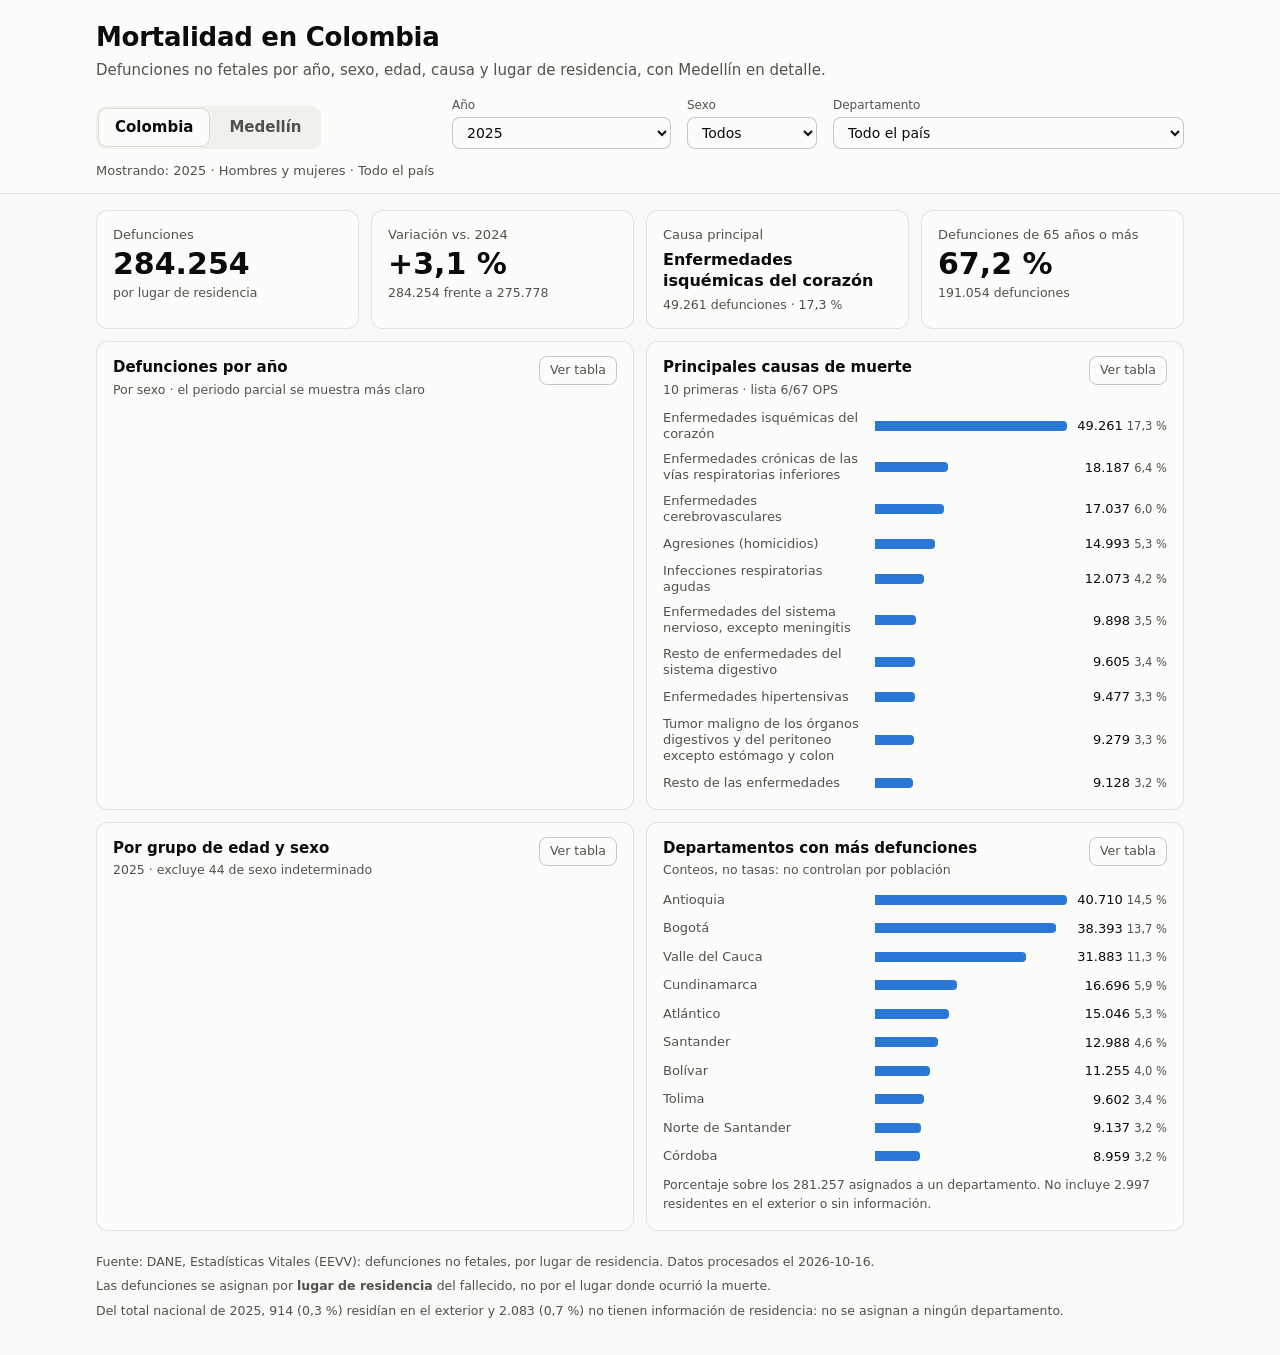
<file: dashboard/index.html>
<!doctype html>
<html lang="es">
<head>
<meta charset="utf-8">
<meta name="viewport" content="width=device-width, initial-scale=1">
<title>Mortalidad en Colombia</title>
<meta name="description" content="Defunciones no fetales en Colombia por año, sexo, edad, causa y departamento de residencia, con detalle de Medellín. Fuente: DANE, Estadísticas Vitales.">
<meta name="theme-color" content="#f9f9f7" media="(prefers-color-scheme: light)">
<meta name="theme-color" content="#0d0d0d" media="(prefers-color-scheme: dark)">
<link rel="icon" href="favicon.svg" type="image/svg+xml">

<!-- Vista previa al compartir el enlace (WhatsApp, LinkedIn, Slack...).
     IMPORTANTE: cambia TU-SITIO por el nombre de tu sitio en Netlify (2 veces en este bloque). -->
<meta property="og:type" content="website">
<meta property="og:locale" content="es_CO">
<meta property="og:title" content="Mortalidad en Colombia: dashboard con datos del DANE">
<meta property="og:description" content="Defunciones no fetales por año, sexo, edad, causa y departamento de residencia, con Medellín en detalle.">
<meta property="og:url" content="https://mortalidad-colombia.netlify.app">
<meta property="og:image" content="https://mortalidad-colombia.netlify.app">
<meta property="og:image:alt" content="Dashboard de mortalidad en Colombia con indicadores y gráficos por año, causa y edad">
<meta name="twitter:card" content="summary_large_image">

<!-- Los datos empiezan a bajar mientras se cargan los scripts. -->
<link rel="preload" href="data/datos.json" as="fetch" crossorigin>
<link rel="stylesheet" href="styles.css">
<!-- leaflet.css y leaflet.js se cargan solo al abrir la pestaña Medellín (ver app.js). -->
</head>
<body class="loading">

<header class="top">
  <div class="wrap">
    <h1>Mortalidad en Colombia</h1>
    <p class="sub">Defunciones no fetales por año, sexo, edad, causa y lugar de residencia, con Medellín en detalle.</p>

    <div class="bar">
      <div class="tabs" role="tablist" aria-label="Vista">
        <button role="tab" id="tab-col" aria-controls="panel-col" aria-selected="true">Colombia</button>
        <button role="tab" id="tab-med" aria-controls="panel-med" aria-selected="false" tabindex="-1">Medellín</button>
      </div>
      <div class="filters">
        <label>Año <select id="f-anio"></select></label>
        <label>Sexo
          <select id="f-sexo">
            <option value="">Todos</option>
            <option value="0">Hombres</option>
            <option value="1">Mujeres</option>
          </select>
        </label>
        <label>Departamento <select id="f-dpto"><option value="">Todo el país</option></select></label>
      </div>
    </div>
    <p class="ctx" id="ctx" aria-live="polite"></p>
  </div>
</header>

<main class="wrap">
  <div id="error" class="note error" role="alert" hidden></div>
  <div id="aviso" class="note" hidden></div>

  <!-- ===================== COLOMBIA ===================== -->
  <section id="panel-col" role="tabpanel" aria-labelledby="tab-col">
    <div class="kpis">
      <div class="kpi"><div class="l">Defunciones</div><div class="v" id="k-total">–</div><div class="s" id="k-total-s"></div></div>
      <div class="kpi"><div class="l" id="k-var-l">Variación anual</div><div class="v" id="k-var">–</div><div class="s" id="k-var-s"></div></div>
      <div class="kpi"><div class="l">Causa principal</div><div class="v text" id="k-causa">–</div><div class="s" id="k-causa-s"></div></div>
      <div class="kpi"><div class="l">Defunciones de 65 años o más</div><div class="v" id="k-65">–</div><div class="s" id="k-65-s"></div></div>
    </div>

    <div class="grid">
      <article class="card" id="card-anual">
        <header><div><h2>Defunciones por año</h2><p class="sub2" id="sub-anual"></p></div><button class="toggle" type="button">Ver tabla</button></header>
        <div class="view-chart"><div class="chart-box"><canvas id="c-anual" role="img" aria-label="Defunciones por año y sexo"></canvas></div></div>
        <div class="view-table" hidden></div>
      </article>

      <article class="card" id="card-causas">
        <header><div><h2>Principales causas de muerte</h2><p class="sub2">10 primeras · lista 6/67 OPS</p></div><button class="toggle" type="button">Ver tabla</button></header>
        <div class="view-chart"><ol class="rank" id="r-causas"></ol></div>
        <div class="view-table" hidden></div>
      </article>

      <article class="card" id="card-edad">
        <header><div><h2>Por grupo de edad y sexo</h2><p class="sub2" id="sub-edad"></p></div><button class="toggle" type="button">Ver tabla</button></header>
        <div class="view-chart"><div class="chart-box"><canvas id="c-edad" role="img" aria-label="Defunciones por grupo de edad y sexo"></canvas></div></div>
        <div class="view-table" hidden></div>
      </article>

      <article class="card" id="card-dptos">
        <header><div><h2>Departamentos con más defunciones</h2><p class="sub2">Conteos, no tasas: no controlan por población</p></div><button class="toggle" type="button">Ver tabla</button></header>
        <div class="view-chart"><ol class="rank" id="r-dptos"></ol><p class="foot" id="foot-dptos"></p></div>
        <div class="view-table" hidden></div>
      </article>
    </div>
  </section>

  <!-- ===================== MEDELLÍN ===================== -->
  <section id="panel-med" role="tabpanel" aria-labelledby="tab-med" hidden>
    <div class="kpis">
      <div class="kpi"><div class="l">Defunciones en Medellín</div><div class="v" id="m-total">–</div><div class="s" id="m-total-s"></div></div>
      <div class="kpi"><div class="l">Tasa bruta por 100.000 hab.</div><div class="v" id="m-tasa">–</div><div class="s" id="m-tasa-s"></div></div>
      <div class="kpi"><div class="l">Población proyectada</div><div class="v" id="m-pob">–</div><div class="s" id="m-pob-s"></div></div>
      <div class="kpi"><div class="l">Densidad media del municipio</div><div class="v" id="m-dens">–</div><div class="s" id="m-dens-s"></div></div>
    </div>

    <div class="grid">
      <article class="card" id="card-m-anual">
        <header><div><h2>Defunciones por año</h2><p class="sub2">Residentes de Medellín</p></div><button class="toggle" type="button">Ver tabla</button></header>
        <div class="view-chart"><div class="chart-box"><canvas id="c-m-anual" role="img" aria-label="Defunciones de residentes de Medellín por año y sexo"></canvas></div></div>
        <div class="view-table" hidden></div>
      </article>

      <article class="card" id="card-m-causas">
        <header><div><h2>Principales causas de muerte</h2><p class="sub2">10 primeras · lista 6/67 OPS</p></div><button class="toggle" type="button">Ver tabla</button></header>
        <div class="view-chart"><ol class="rank" id="r-m-causas"></ol></div>
        <div class="view-table" hidden></div>
      </article>

      <article class="card" id="card-m-edad">
        <header><div><h2>Por grupo de edad y sexo</h2><p class="sub2" id="sub-m-edad"></p></div><button class="toggle" type="button">Ver tabla</button></header>
        <div class="view-chart"><div class="chart-box"><canvas id="c-m-edad" role="img" aria-label="Defunciones en Medellín por grupo de edad y sexo"></canvas></div></div>
        <div class="view-table" hidden></div>
      </article>

      <article class="card wide" id="card-mapa">
        <header><div><h2>Densidad poblacional por comuna y corregimiento</h2>
          <p class="sub2">Habitantes por km², población proyectada al 30 de junio. El DANE publica mortalidad por municipio, no por comuna: el mapa muestra solo densidad.</p></div></header>
        <div id="mapa-vacio" class="empty" hidden>
          <strong>Falta el archivo de densidad.</strong>
          <p>Corre <code>python scripts/04_medellin_density.py</code> y vuelve a cargar esta página.</p>
        </div>
        <div class="mapa-grid" id="mapa-grid">
          <div>
            <div id="map" aria-label="Mapa de densidad poblacional de Medellín"></div>
            <div class="legend" id="map-legend"></div>
          </div>
          <div>
            <ol class="rank" id="r-dens"></ol>
            <p class="foot">Los corregimientos son zona rural: su densidad no es comparable con la de las comunas.</p>
          </div>
        </div>
      </article>
    </div>
  </section>
</main>

<footer class="wrap" id="foot"></footer>

<script src="vendor/chart.umd.js" defer></script>
<script src="app.js" defer></script>
</body>
</html>
</file>
<file: dashboard/styles.css>
/* Paleta de referencia (validada para daltonismo): ver README. Los colores se definen
   como variables y el modo oscuro usa sus propios pasos, no una inversión automática. */
:root {
  color-scheme: light;
  --page: #f9f9f7;
  --surface: #fcfcfb;
  --surface-2: #f1f0ec;
  --text: #0b0b0b;
  --text-2: #52514e;
  --muted: #898781;
  --grid: #e1e0d9;
  --axis: #c3c2b7;
  --border: rgba(11, 11, 11, 0.10);
  --border-strong: rgba(11, 11, 11, 0.22);
  --s1: #2a78d6;   /* hombres / serie principal */
  --s2: #eb6834;   /* mujeres */
  --s3: #1baf7a;   /* indeterminado */
  --seq-1: #cde2fb; --seq-2: #9ec5f4; --seq-3: #5598e7; --seq-4: #256abf; --seq-5: #104281;
}
@media (prefers-color-scheme: dark) {
  :root:where(:not([data-theme="light"])) {
    color-scheme: dark;
    --page: #0d0d0d; --surface: #1a1a19; --surface-2: #232321;
    --text: #f0efec; --text-2: #c3c2b7; --muted: #898781;
    --grid: #2c2c2a; --axis: #383835;
    --border: rgba(255, 255, 255, 0.10); --border-strong: rgba(255, 255, 255, 0.24);
    --s1: #3987e5; --s2: #d95926; --s3: #199e70;
    /* En oscuro los valores bajos se acercan a la superficie: la rampa va de oscuro a claro. */
    --seq-1: #104281; --seq-2: #1c5cab; --seq-3: #2a78d6; --seq-4: #5598e7; --seq-5: #9ec5f4;
  }
}
:root[data-theme="dark"] {
  color-scheme: dark;
  --page: #0d0d0d; --surface: #1a1a19; --surface-2: #232321;
  --text: #f0efec; --text-2: #c3c2b7; --muted: #898781;
  --grid: #2c2c2a; --axis: #383835;
  --border: rgba(255, 255, 255, 0.10); --border-strong: rgba(255, 255, 255, 0.24);
  --s1: #3987e5; --s2: #d95926; --s3: #199e70;
  --seq-1: #104281; --seq-2: #1c5cab; --seq-3: #2a78d6; --seq-4: #5598e7; --seq-5: #9ec5f4;
}

* { box-sizing: border-box; }
/* Sin esto, reglas como .mapa-grid { display: grid } anulan el atributo hidden. */
[hidden] { display: none !important; }
html { -webkit-text-size-adjust: 100%; }
body {
  margin: 0; background: var(--page); color: var(--text);
  font: 15px/1.5 system-ui, -apple-system, "Segoe UI", sans-serif;
}
.wrap { max-width: 1120px; margin: 0 auto; padding: 0 16px; }
main.wrap { padding-bottom: 8px; }
h1 { margin: 0; font-size: 26px; font-weight: 650; letter-spacing: -0.01em; }
h2 { margin: 0; font-size: 15px; font-weight: 600; }
code { font: 13px ui-monospace, SFMono-Regular, Menlo, monospace; background: var(--surface-2); padding: 1px 5px; border-radius: 4px; }

/* ---------- cabecera ---------- */
.top { background: var(--surface); border-bottom: 1px solid var(--border); padding: 18px 0 12px; margin-bottom: 16px; }
.sub { margin: 2px 0 14px; color: var(--text-2); }
.bar { display: flex; flex-wrap: wrap; gap: 12px 24px; align-items: end; justify-content: space-between; }
.tabs { display: flex; gap: 4px; padding: 3px; background: var(--surface-2); border-radius: 10px; }
.tabs button {
  font: inherit; font-weight: 550; color: var(--text-2); background: transparent; border: 0;
  padding: 7px 16px; border-radius: 8px; cursor: pointer;
}
.tabs button[aria-selected="true"] { background: var(--surface); color: var(--text); box-shadow: 0 0 0 1px var(--border); }
.tabs button:focus-visible, select:focus-visible, .toggle:focus-visible { outline: 2px solid var(--s1); outline-offset: 2px; }
.filters { display: flex; flex-wrap: wrap; gap: 10px 16px; }
.filters label { display: grid; gap: 3px; font-size: 12px; color: var(--text-2); }
select {
  font: inherit; font-size: 14px; color: var(--text); background: var(--surface);
  border: 1px solid var(--border-strong); border-radius: 8px; padding: 6px 28px 6px 10px; min-width: 130px;
}
select:disabled { opacity: 0.5; cursor: not-allowed; }
.ctx { margin: 12px 0 0; font-size: 13px; color: var(--text-2); min-height: 20px; }

/* Mientras llegan los datos, lo que cambia de tamaño al cargar no se muestra:
   así el contenido aparece ya en su sitio y la página no "salta". */
body.loading :is(.filters, .ctx, main, footer) { visibility: hidden; }

/* ---------- avisos ---------- */
.note {
  margin: 0 0 14px; padding: 10px 14px; background: var(--surface); border: 1px solid var(--border);
  border-left: 3px solid var(--muted); border-radius: 8px; font-size: 14px; color: var(--text-2);
}
.note::before { content: "ⓘ "; font-weight: 600; color: var(--text); }
.note.error { border-left-color: #d03b3b; color: var(--text); }
.note.error::before { content: "⚠ Error: "; }
.empty { padding: 14px; background: var(--surface-2); border-radius: 8px; color: var(--text-2); }
.empty p { margin: 4px 0 0; }

/* ---------- KPIs ---------- */
.kpis { display: grid; grid-template-columns: repeat(auto-fit, minmax(210px, 1fr)); gap: 12px; margin-bottom: 12px; }
.kpi { background: var(--surface); border: 1px solid var(--border); border-radius: 12px; padding: 14px 16px; min-width: 0; }
.kpi .l { font-size: 13px; color: var(--text-2); }
.kpi .v { font-size: 30px; font-weight: 600; line-height: 1.2; margin-top: 2px; overflow-wrap: anywhere; }
.kpi .v.text { font-size: 16px; line-height: 1.3; margin: 6px 0 4px; font-weight: 600; }
.kpi .s { font-size: 12.5px; color: var(--text-2); margin-top: 2px; }

/* ---------- tarjetas ---------- */
.grid { display: grid; grid-template-columns: repeat(auto-fit, minmax(min(100%, 460px), 1fr)); gap: 12px; }
.card { background: var(--surface); border: 1px solid var(--border); border-radius: 12px; padding: 14px 16px 16px; min-width: 0; }
.card.wide { grid-column: 1 / -1; }
.card > header { display: flex; justify-content: space-between; align-items: flex-start; gap: 12px; margin-bottom: 10px; }
.sub2 { margin: 2px 0 0; font-size: 12.5px; color: var(--text-2); }
.toggle {
  flex: none; font: inherit; font-size: 12.5px; color: var(--text-2); background: transparent;
  border: 1px solid var(--border-strong); border-radius: 8px; padding: 4px 10px; cursor: pointer;
}
.toggle:hover { background: var(--surface-2); }
.chart-box { position: relative; height: 300px; }
.foot { margin: 10px 0 0; font-size: 12.5px; color: var(--text-2); }

/* ---------- rankings (barras HTML) ---------- */
.rank { list-style: none; margin: 0; padding: 0; display: grid; gap: 9px; }
.rank li { display: grid; grid-template-columns: minmax(110px, 40%) 1fr auto; gap: 10px; align-items: center; font-size: 13px; }
.rank .lab { color: var(--text-2); line-height: 1.25; overflow-wrap: anywhere; }
.rank .trk { height: 10px; }
.rank .trk i { display: block; height: 100%; background: var(--s1); border-radius: 0 4px 4px 0; min-width: 2px; }
.rank li.sel .lab { color: var(--text); font-weight: 600; }
.rank .val { font-variant-numeric: tabular-nums; text-align: right; min-width: 3.4em; }
.rank .val small { color: var(--text-2); font-size: 11.5px; margin-left: 4px; }

/* ---------- tablas ---------- */
.view-table { max-height: 360px; overflow: auto; border: 1px solid var(--border); border-radius: 8px; }
.view-table table { width: 100%; border-collapse: collapse; font-size: 13px; }
.view-table th, .view-table td { padding: 6px 10px; text-align: right; border-bottom: 1px solid var(--grid); }
.view-table th:first-child, .view-table td:first-child { text-align: left; }
.view-table th { position: sticky; top: 0; background: var(--surface-2); font-weight: 600; }
.view-table td { font-variant-numeric: tabular-nums; }

/* ---------- mapa ---------- */
.mapa-grid { display: grid; grid-template-columns: minmax(0, 1.2fr) minmax(0, 1fr); gap: 16px; }
#map { height: 420px; border-radius: 8px; border: 1px solid var(--border); }
.leaflet-container { background: var(--surface-2); font: inherit; }
.leaflet-tooltip { background: var(--surface); color: var(--text); border: 1px solid var(--border-strong); box-shadow: none; font-size: 13px; }
.leaflet-control-attribution { background: color-mix(in srgb, var(--surface) 80%, transparent) !important; color: var(--text-2) !important; }
.leaflet-bar a { background: var(--surface); color: var(--text); border-color: var(--border-strong); }
.legend { display: flex; flex-wrap: wrap; gap: 6px 14px; margin-top: 8px; font-size: 12.5px; color: var(--text-2); }
.legend span { display: inline-flex; align-items: center; gap: 6px; }
.legend i { width: 14px; height: 14px; border-radius: 3px; display: inline-block; box-shadow: 0 0 0 1px var(--border); }

footer.wrap { padding-top: 14px; padding-bottom: 28px; font-size: 12.5px; color: var(--text-2); }
footer.wrap p { margin: 0 0 6px; }

@media (max-width: 760px) {
  .mapa-grid { grid-template-columns: 1fr; }
  #map { height: 340px; }
}
@media (max-width: 520px) {
  h1 { font-size: 22px; }
  .bar { align-items: stretch; }
  .filters { width: 100%; }
  .filters label { flex: 1 1 130px; }
  select { width: 100%; }
  .kpi .v { font-size: 26px; }
  .rank li { grid-template-columns: 1fr auto; gap: 4px 10px; }
  .rank .lab { grid-column: 1 / -1; }
  .chart-box { height: 280px; }
}
@media (forced-colors: active) {
  .rank .trk i { background: Highlight; }
}
</file>
